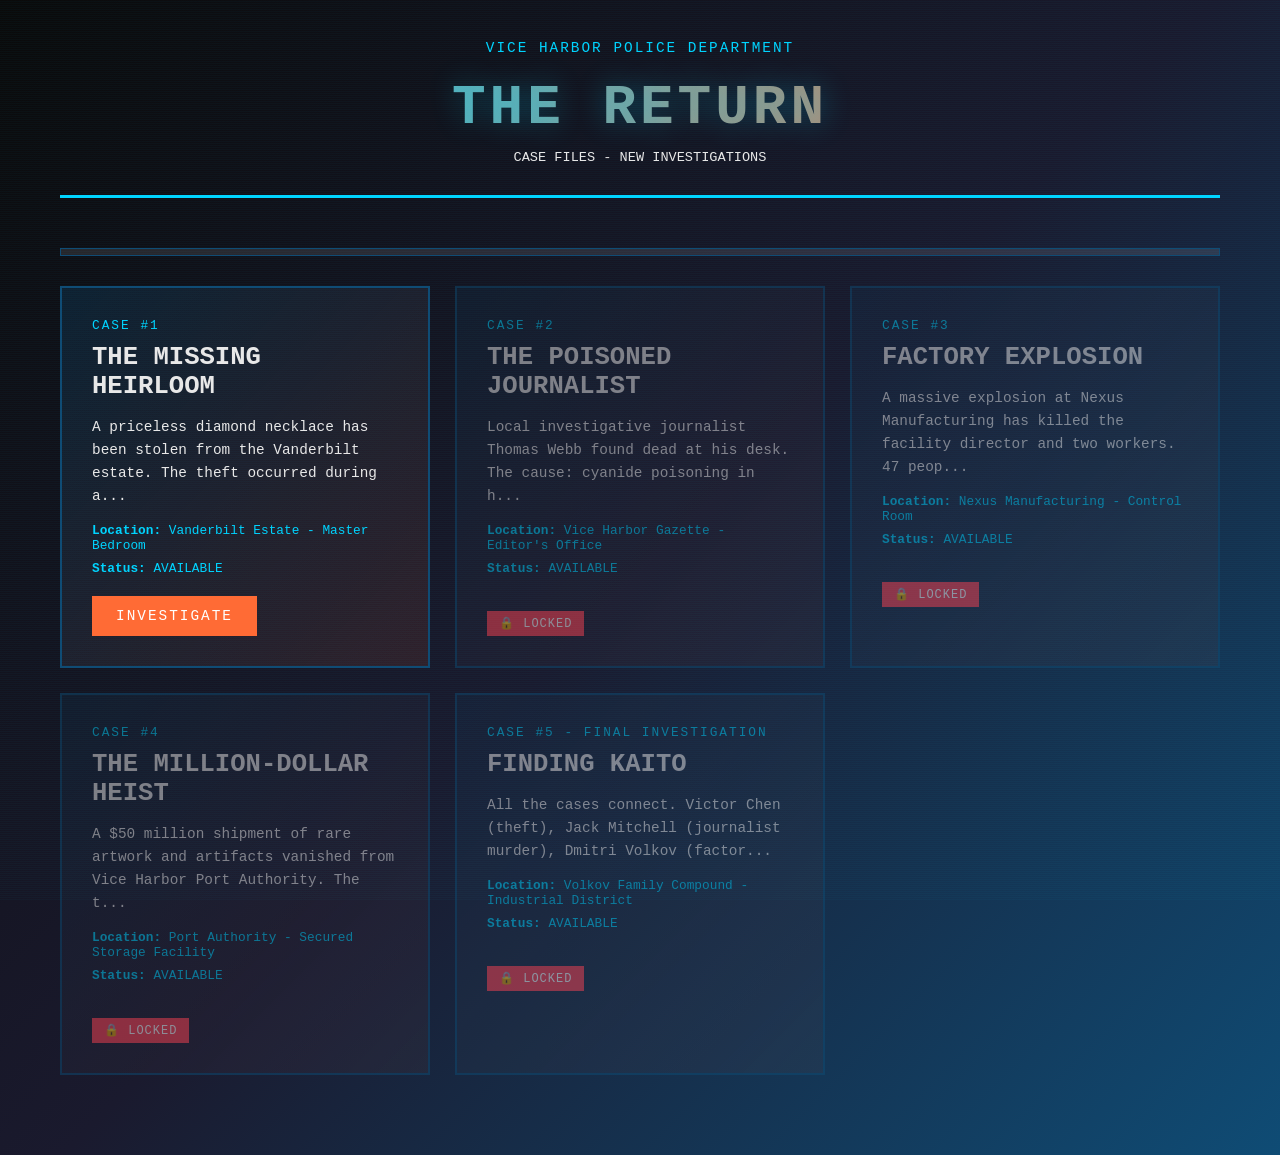
<file: index.html>
<!DOCTYPE html>
<html lang="en">
<head>
    <meta charset="UTF-8">
    <meta name="viewport" content="width=device-width, initial-scale=1.0">
    <title>Vice Harbor P.D. The Return</title>
    <link rel="stylesheet" href="styles.css">
</head>
<body>
    <!-- MENU SCREEN -->
    <div id="menuScreen" class="screen active">
        <div class="container">
            <div class="header">
                <div class="subtitle">Vice Harbor Police Department</div>
                <h1>The Return</h1>
                <div class="case-info">Case Files - New Investigations</div>
            </div>

            <div class="progress-bar">
                <div class="progress-fill" id="progressFill" style="width: 0%"></div>
            </div>

            <div class="menu-grid" id="caseMenu"></div>
        </div>
    </div>

    <!-- CASE BRIEFING SCREEN -->
    <div id="briefingScreen" class="screen">
        <div class="container">
            <div class="header">
                <h1 id="caseTitle"></h1>
                <div class="case-info" id="caseDate"></div>
            </div>
            <div class="narrative" id="briefingText"></div>
            <div class="button-group">
                <button class="button" onclick="startInvestigation()">PROCEED TO CRIME SCENE →</button>
                <button class="button" onclick="goToMenu()" style="background: var(--secondary);">BACK TO MENU</button>
            </div>
        </div>
    </div>

    <!-- INVESTIGATION SCREEN -->
    <div id="investigationScreen" class="screen">
        <div class="container">
            <div class="header">
                <h1 id="sceneTitle">Crime Scene Investigation</h1>
            </div>
            <div class="investigation-layout">
                <div class="scene-container">
                    <h2>🔍 Crime Scene</h2>
                    <p style="margin-bottom: 20px; font-size: 0.9rem;">Click on items to examine them</p>
                    <div class="scene-items" id="sceneItems"></div>
                </div>
                <div class="evidence-panel">
                    <h3>📋 Evidence Collected</h3>
                    <div id="evidenceList"></div>
                    <button class="button" onclick="proceedToInterrogation()" style="width: 100%; margin-top: 20px;">PROCEED TO INTERROGATION →</button>
                </div>
            </div>
        </div>
    </div>

    <!-- INTERROGATION SCREEN -->
    <div id="interrogationScreen" class="screen">
        <div class="container">
            <div class="header">
                <h1>Interrogation Room</h1>
                <div class="case-info" id="interrogationInfo"></div>
            </div>
            <h2 style="margin: 30px 0; color: var(--neon);">Select a Suspect</h2>
            <div class="suspect-list" id="suspectList"></div>
            <div class="button-group">
                <button class="button" onclick="proceedToArrest()">PROCEED TO ARREST DECISION →</button>
                <button class="button" onclick="goToMenu()" style="background: var(--secondary);">BACK TO MENU</button>
            </div>
        </div>
    </div>

    <!-- ARREST DECISION SCREEN -->
    <div id="arrestScreen" class="screen">
        <div class="container">
            <div class="header">
                <h1>⚖️ Arrest Decision</h1>
            </div>
            <div class="arrest-warning">
                <h3>Make Your Choice</h3>
                <p>You've gathered the evidence. You've questioned the suspects. Now it's time to make an arrest.</p>
            </div>
            <div class="suspect-list" id="arrestSuspectList"></div>
            <div class="button-group">
                <button class="button" id="arrestButton" onclick="makeArrest()" disabled>MAKE ARREST</button>
                <button class="button" onclick="goToMenu()" style="background: var(--secondary);">BACK TO MENU</button>
            </div>
        </div>
    </div>

    <!-- CASE SOLVED SCREEN -->
    <div id="solvedScreen" class="screen">
        <div class="container">
            <div class="header">
                <h1>🎯 Case Solved</h1>
            </div>
            <div class="narrative critical">
                <h2 style="font-family: 'Roboto Mono', Monospace; margin-bottom: 20px; color: var(--accent);">The Truth Revealed</h2>
                <div id="revealText"></div>
            </div>
            <div class="button-group">
                <button class="button" onclick="goToMenu()">RETURN TO MENU</button>
            </div>
        </div>
    </div>

    <!-- FINAL ENDING SCREEN -->
    <div id="endingScreen" class="screen">
        <div class="container">
            <div class="ending">
                <h2 id="endingTitle">The Truth</h2>
                <div class="narrative critical" id="endingText"></div>
                <div class="button-group">
                    <button class="button" onclick="location.reload()">PLAY AGAIN</button>
                </div>
            </div>
        </div>
    </div>

    <!-- EVIDENCE DETAIL MODAL -->
    <div id="evidenceModal" class="evidence-detail-modal">
        <div class="evidence-detail-content">
            <button class="close-modal" onclick="closeEvidenceModal()">CLOSE</button>
            <h3 id="modalEvidenceTitle"></h3>
            <div class="evidence-analysis" id="modalEvidenceAnalysis"></div>
            <div class="evidence-connections" id="modalConnections"></div>
        </div>
    </div>
<script src="cases.js"></script>
    <script src="game.js"></script>
</body>
</html>
</file>
<file: styles.css>
/* Vice Harbor P.D.: The Return - Stylesheet */

* {
    margin: 0;
    padding: 0;
    box-sizing: border-box;
}

@import url('https://fonts.googleapis.com/css2?family=Roboto+Mono:wght@400;700&family=Space+Mono:wght@400;700&display=swap');

:root {
    --primary: #1a1a1a;
    --secondary: #0f4c75;
    --accent: #ff6b35;
    --light: #e8e8e8;
    --dark: #0a0a0a;
    --neon: #00d4ff;
    --danger: #ff4757;
}

body {
    font-family: 'Roboto Mono', monospace;
    background: linear-gradient(135deg, #0a0a0a 0%, #1a1a2e 50%, #0f4c75 100%);
    color: var(--light);
    min-height: 100vh;
    position: relative;
    overflow-x: hidden;
}

body::before {
    content: '';
    position: fixed;
    top: 0;
    left: 0;
    width: 100%;
    height: 100%;
    background: 
        repeating-linear-gradient(
            0deg,
            rgba(0, 212, 255, 0.03) 0px,
            rgba(0, 212, 255, 0.03) 1px,
            transparent 1px,
            transparent 2px
        );
    pointer-events: none;
    z-index: 1;
}

.container {
    position: relative;
    z-index: 2;
    max-width: 1200px;
    margin: 0 auto;
    padding: 40px 20px;
    min-height: 100vh;
}

.screen {
    display: none;
    animation: fadeIn 0.6s ease-out;
}

.screen.active {
    display: block;
}

@keyframes fadeIn {
    from {
        opacity: 0;
        transform: translateY(20px);
    }
    to {
        opacity: 1;
        transform: translateY(0);
    }
}

/* HEADER */
.header {
    text-align: center;
    margin-bottom: 50px;
    border-bottom: 3px solid var(--neon);
    padding-bottom: 30px;
    position: relative;
}

.header h1 {
    font-family: 'Roboto Mono', Monospace;
    font-size: 3.5rem;
    font-weight: 900;
    text-transform: uppercase;
    letter-spacing: 4px;
    background: linear-gradient(90deg, var(--neon), var(--accent));
    -webkit-background-clip: text;
    -webkit-text-fill-color: transparent;
    background-clip: text;
    margin-bottom: 10px;
    text-shadow: 0 0 30px rgba(0, 212, 255, 0.3);
}

.header .subtitle {
    font-size: 0.9rem;
    color: var(--neon);
    letter-spacing: 2px;
    text-transform: uppercase;
    margin-bottom: 20px;
}

.header .case-info {
    font-size: 0.85rem;
    color: var(--light);
    text-transform: uppercase;
}

/* MENU */
.menu-grid {
    display: grid;
    grid-template-columns: repeat(auto-fit, minmax(300px, 1fr));
    gap: 25px;
    margin-bottom: 40px;
}

.case-card {
    background: linear-gradient(135deg, rgba(15, 76, 117, 0.3) 0%, rgba(255, 107, 53, 0.1) 100%);
    border: 2px solid var(--secondary);
    padding: 30px;
    cursor: pointer;
    transition: all 0.3s ease;
    position: relative;
    overflow: hidden;
}

.case-card::before {
    content: '';
    position: absolute;
    top: 0;
    left: -100%;
    width: 100%;
    height: 100%;
    background: linear-gradient(90deg, transparent, rgba(0, 212, 255, 0.2), transparent);
    transition: left 0.5s ease;
}

.case-card:hover::before {
    left: 100%;
}

.case-card:hover {
    border-color: var(--neon);
    background: linear-gradient(135deg, rgba(0, 212, 255, 0.1) 0%, rgba(255, 107, 53, 0.15) 100%);
    transform: translateY(-5px);
    box-shadow: 0 10px 30px rgba(0, 212, 255, 0.2);
}

.case-card.locked {
    opacity: 0.5;
    cursor: not-allowed;
}

.case-card.locked:hover {
    border-color: var(--secondary);
    transform: none;
    box-shadow: none;
}

.case-number {
    font-size: 0.8rem;
    color: var(--neon);
    text-transform: uppercase;
    letter-spacing: 2px;
    margin-bottom: 10px;
}

.case-card h3 {
    font-family: 'Roboto Mono', Monospace;
    font-size: 1.6rem;
    margin-bottom: 15px;
    color: var(--light);
}

.case-card p {
    font-size: 0.9rem;
    line-height: 1.6;
    margin-bottom: 15px;
    color: var(--light);
}

.case-details {
    font-size: 0.8rem;
    color: var(--neon);
    margin-bottom: 20px;
}

.case-details div {
    margin-bottom: 8px;
}

.button {
    display: inline-block;
    padding: 12px 24px;
    background: var(--accent);
    color: white;
    border: none;
    font-family: 'Roboto Mono', Monospace;
    font-size: 0.9rem;
    text-transform: uppercase;
    letter-spacing: 2px;
    cursor: pointer;
    transition: all 0.3s ease;
    position: relative;
    overflow: hidden;
}

.button::before {
    content: '';
    position: absolute;
    top: 0;
    left: -100%;
    width: 100%;
    height: 100%;
    background: var(--neon);
    transition: left 0.3s ease;
    z-index: -1;
}

.button:hover::before {
    left: 0;
}

.button:hover {
    transform: translateX(2px);
}

.button:disabled {
    opacity: 0.5;
    cursor: not-allowed;
    transform: none;
}

/* INVESTIGATION SCREEN */
.investigation-layout {
    display: grid;
    grid-template-columns: 1fr 1fr;
    gap: 30px;
}

@media (max-width: 1024px) {
    .investigation-layout {
        grid-template-columns: 1fr;
    }
}

.scene-container {
    border: 2px solid var(--secondary);
    padding: 30px;
    background: rgba(10, 10, 10, 0.6);
    position: relative;
    min-height: 400px;
}

.scene-container h2 {
    font-family: 'Roboto Mono', Monospace;
    font-size: 1.8rem;
    margin-bottom: 20px;
    color: var(--neon);
}

.scene-items {
    display: grid;
    grid-template-columns: repeat(2, 1fr);
    gap: 15px;
}

.scene-item {
    padding: 15px;
    background: rgba(0, 212, 255, 0.05);
    border: 1px solid var(--secondary);
    cursor: pointer;
    transition: all 0.3s ease;
    font-size: 0.9rem;
    text-align: center;
}

.scene-item:hover {
    background: rgba(0, 212, 255, 0.15);
    border-color: var(--neon);
    transform: scale(1.05);
}

.evidence-panel {
    border: 2px solid var(--secondary);
    padding: 30px;
    background: rgba(10, 10, 10, 0.6);
    height: 100%;
    overflow-y: auto;
}

.evidence-panel h3 {
   font-family: 'Roboto Mono', Monospace;
    font-size: 1.3rem;
    margin-bottom: 20px;
    color: var(--accent);
}

.evidence-item {
    background: rgba(255, 107, 53, 0.1);
    border-left: 3px solid var(--accent);
    padding: 15px;
    margin-bottom: 15px;
    font-size: 0.85rem;
    line-height: 1.5;
    cursor: pointer;
    transition: all 0.3s ease;
}

.evidence-item:hover {
    background: rgba(255, 107, 53, 0.2);
    padding-left: 20px;
}

.evidence-item strong {
    color: var(--accent);
}

/* NARRATIVE */
.narrative {
    background: rgba(10, 10, 10, 0.8);
    border: 2px solid var(--secondary);
    padding: 40px;
    margin: 30px 0;
    line-height: 1.8;
    font-size: 1rem;
}

.narrative p {
    margin-bottom: 20px;
}

.narrative.critical {
    border-color: var(--danger);
    background: rgba(255, 71, 87, 0.05);
}

/* INTERROGATION */
.suspect-list {
    display: grid;
    grid-template-columns: repeat(auto-fit, minmax(250px, 1fr));
    gap: 20px;
    margin-bottom: 30px;
}

.suspect-card {
    background: rgba(15, 76, 117, 0.2);
    border: 2px solid var(--secondary);
    padding: 20px;
    cursor: pointer;
    transition: all 0.3s ease;
}

.suspect-card:hover {
    background: rgba(0, 212, 255, 0.15);
    border-color: var(--neon);
    transform: translateY(-3px);
}

.suspect-card h4 {
    font-family: 'Roboto Mono', Monospace;
    font-size: 1.2rem;
    margin-bottom: 10px;
    color: var(--light);
}

.suspect-card p {
    font-size: 0.85rem;
    color: var(--light);
    margin-bottom: 8px;
}

.questions-container {
    background: rgba(10, 10, 10, 0.8);
    border: 2px solid var(--secondary);
    padding: 30px;
    margin-top: 20px;
}

.questions-container h4 {
    font-family: 'Roboto Mono', Monospace;
    font-size: 1.2rem;
    margin-bottom: 20px;
    color: var(--neon);
}

.question {
    padding: 15px;
    background: rgba(0, 212, 255, 0.05);
    border-left: 3px solid var(--neon);
    margin-bottom: 12px;
    cursor: pointer;
    transition: all 0.3s ease;
    font-size: 0.9rem;
}

.question:hover {
    background: rgba(0, 212, 255, 0.15);
    padding-left: 20px;
}

/* EVIDENCE DETAIL MODAL */
.evidence-detail-modal {
    position: fixed;
    top: 0;
    left: 0;
    width: 100%;
    height: 100%;
    background: rgba(0, 0, 0, 0.9);
    display: none;
    align-items: center;
    justify-content: center;
    z-index: 1000;
    animation: fadeIn 0.3s ease;
}

.evidence-detail-modal.active {
    display: flex;
}

.evidence-detail-content {
    background: linear-gradient(135deg, rgba(10, 10, 10, 0.95) 0%, rgba(15, 76, 117, 0.3) 100%);
    border: 2px solid var(--neon);
    padding: 40px;
    max-width: 600px;
    max-height: 80vh;
    overflow-y: auto;
    position: relative;
}

.evidence-detail-content h3 {
    font-family: 'Roboto Mono', Monospace;
    font-size: 1.8rem;
    color: var(--neon);
    margin-bottom: 20px;
}

.evidence-analysis {
    background: rgba(0, 212, 255, 0.05);
    border-left: 3px solid var(--neon);
    padding: 15px;
    margin-bottom: 20px;
    font-size: 0.9rem;
    line-height: 1.6;
}

.evidence-connections {
    margin-top: 20px;
}

.evidence-connections h4 {
    color: var(--accent);
    margin-bottom: 15px;
    font-size: 1rem;
}

.connection {
    background: rgba(255, 107, 53, 0.1);
    border-left: 3px solid var(--accent);
    padding: 10px;
    margin-bottom: 10px;
    font-size: 0.85rem;
}

.close-modal {
    position: absolute;
    top: 20px;
    right: 20px;
    background: var(--danger);
    border: none;
    color: white;
    padding: 8px 16px;
    cursor: pointer;
    font-family: 'Roboto Mono', Monospace;
    text-transform: uppercase;
    font-size: 0.8rem;
}

/* INTERROGATION LOG */
.interrogation-log {
    background: rgba(10, 10, 10, 0.8);
    border: 1px solid var(--secondary);
    padding: 20px;
    margin-bottom: 20px;
    font-size: 0.85rem;
    max-height: 300px;
    overflow-y: auto;
}

.interrogation-exchange {
    margin-bottom: 15px;
    padding-bottom: 15px;
    border-bottom: 1px solid rgba(255, 255, 255, 0.1);
}

.interrogation-exchange:last-child {
    border-bottom: none;
}

.detective-question {
    color: var(--neon);
    margin-bottom: 8px;
    font-weight: bold;
}

.suspect-answer {
    color: var(--light);
    padding-left: 15px;
    border-left: 2px solid var(--accent);
    margin-bottom: 10px;
}

.suspect-demeanor {
    color: var(--accent);
    font-size: 0.8rem;
    font-style: italic;
}

.interrogation-notes {
    background: rgba(255, 107, 53, 0.1);
    border-left: 3px solid var(--accent);
    padding: 15px;
    margin-top: 15px;
    font-size: 0.85rem;
}

/* ARREST DECISION */
.arrest-warning {
    background: rgba(255, 71, 87, 0.15);
    border: 2px solid var(--danger);
    padding: 30px;
    margin-bottom: 30px;
    text-align: center;
}

.arrest-warning h3 {
    color: var(--danger);
    font-family: 'Roboto Mono', Monospace;
    font-size: 1.5rem;
    margin-bottom: 15px;
}

/* ENDINGS */
.ending {
    text-align: center;
    padding: 50px 20px;
}

.ending h2 {
    font-family: 'Roboto Mono', Monospace;
    font-size: 3rem;
    margin-bottom: 30px;
    color: var(--neon);
}

.ending .epilogue {
    font-size: 1.1rem;
    line-height: 2;
    max-width: 600px;
    margin: 0 auto 40px;
}

.button-group {
    display: flex;
    gap: 20px;
    justify-content: center;
    flex-wrap: wrap;
    margin-top: 40px;
}

.lock-badge {
    display: inline-block;
    background: var(--danger);
    color: white;
    padding: 5px 12px;
    font-size: 0.75rem;
    text-transform: uppercase;
    letter-spacing: 1px;
    margin-top: 15px;
}

.progress-bar {
    width: 100%;
    height: 8px;
    background: rgba(255, 255, 255, 0.1);
    border: 1px solid var(--secondary);
    margin-bottom: 30px;
    overflow: hidden;
}

.progress-fill {
    height: 100%;
    background: linear-gradient(90deg, var(--accent), var(--neon));
    transition: width 0.3s ease;
}

@media (max-width: 768px) {
    .header h1 {
        font-size: 2rem;
    }

    .investigation-layout {
        grid-template-columns: 1fr;
    }

    .menu-grid {
        grid-template-columns: 1fr;
    }

    .scene-items {
        grid-template-columns: 1fr;
    }
}

/* this is to style the scrollbar*/
/* Custom Scrollbar for Vice Harbor P.D. */

/* 1. The width of the entire scrollbar */
::-webkit-scrollbar {
  width: 8px;
  background-color: #0f4c75; /* Matches your secondary/dark background */
}

/* 2. The track (the area the thumb slides in) */
::-webkit-scrollbar-track {
  box-shadow: inset 0 0 5px rgba(0, 0, 0, 0.5);
  background: #071e22; /* Very dark contrast */
}

/* 3. The thumb (the part the user drags) */
::-webkit-scrollbar-thumb {
  background: var(--neon, #00d4ff); /* Use your neon variable */
  border-radius: 10px;
  /* Adds a subtle glow effect to the scrollbar itself */
  box-shadow: 0 0 10px var(--neon, #00d4ff), 
              0 0 5px var(--neon, #00d4ff);
}

/* 4. The thumb on hover */
::-webkit-scrollbar-thumb:hover {
  background: var(--accent, #e94560); /* Changes color when interacting */
  box-shadow: 0 0 15px var(--accent, #e94560);
  cursor: pointer;
}

.evidence-panel, 
.interrogation-log, 
.narrative {
    max-height: 400px; /* Or whatever height fits your layout */
    overflow-y: auto;
    padding-right: 10px; /* Prevents text from touching the scrollbar */
    scrollbar-width: thin; /* For Firefox support */
    scrollbar-color: var(--neon) #071e22; /* For Firefox support */
}
</file>
